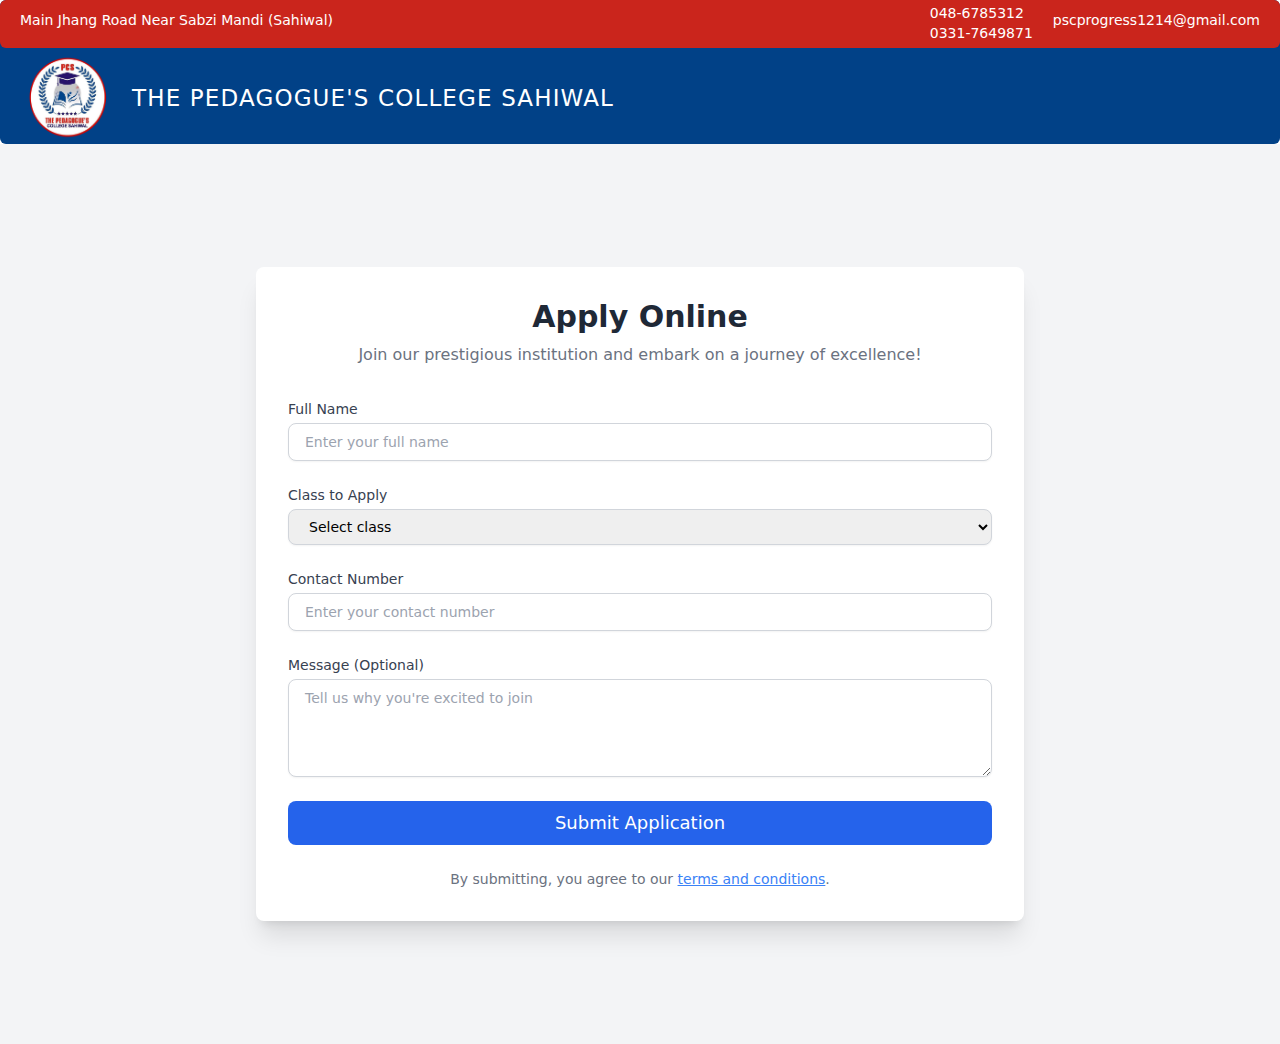
<file: apply.html>
<!DOCTYPE html>
<html lang="en">

<head>
    <meta charset="UTF-8">
    <meta name="viewport" content="width=device-width, initial-scale=1.0">
    <title>Apply</title>
    <link rel="stylesheet" href="output.css">
    <link rel="icon" type="image/png" href="https://i.ibb.co/zf0SpzF/pgs.png" />
</head>

<body>

    <nav class="w-full   h-56 sm:h-36 bg-[#014187] rounded-md">

        <div
            class="w-full min-h-24 bg-[#ca251c] text-white text-2xl  child-nav p-2 sm:flex sm:min-h-3 sm:p-0 sm:items-center sm:justify-between rounded-md">




            <div class="text-white flex ml-3 items-center h-full gap-2 text-sm address mb-2">
                <i class="fa-solid fa-location-dot"></i>
                <p>Main Jhang Road Near Sabzi Mandi (Sahiwal)</p>

            </div>

            <div class="contact-parent sm:flex sm:items-center sm:-translate-x-5">


                <div class="contact-phone flex ml-3 items-center h-full gap-2 mb-2 text-sm ">
                    <i class="fa-solid fa-phone"></i>
                    <div style="transform: translateY(3px);" class="phone">
                        <p>048-6785312</p>
                        <p>0331-7649871</p>
                    </div>

                </div>

                <div class="contact-mail flex ml-3 items-center h-full gap-2 mb-2 text-sm ">
                    <i class="fa-solid fa-envelope"></i>
                    <p>pscprogress1214@gmail.com</p>
                </div>

            </div>

        </div>

        <div class="second-bar flex items-center justify-center sm:relative ">

            <div
                class="logo-name flex items-center justify-center gap-4 text-white mt-1 sm:absolute sm:left-5 sm:top-1   ">

                <div class="logo relative bottom-2 ">
                    <img class="h-[7rem] w-[13rem] sm:h-24 sm:w-24" src="pgs.png" alt="">
                </div>

                <div class="name text-[23px] font-dm-serif tracking-wider mb-3">
                    <p>THE PEDAGOGUE'S COLLEGE SAHIWAL</p>
                </div>



            </div>


           

        </div>


    </nav>

   
    <div class="min-h-screen flex items-center justify-center bg-gray-100 py-10">
        <div class="bg-white shadow-xl rounded-lg w-full max-w-3xl p-8">
            <!-- Header -->
            <div class="text-center">
                <h2 class="text-3xl font-bold text-gray-800">Apply Online</h2>
                <p class="text-gray-500 mt-2">Join our prestigious institution and embark on a journey of excellence!
                </p>
            </div>

            <!-- Form -->
            <form class="mt-8 space-y-6" name="submit-to-google-sheet">
                <!-- Name Input -->
                <div>
                    <label for="name" class="block text-sm font-medium text-gray-700">Full Name</label>
                    <input name="Name" type="text" id="name" placeholder="Enter your full name"
                        class="mt-1 block w-full px-4 py-2 border border-gray-300 rounded-lg shadow-sm focus:ring-blue-500 focus:border-blue-500 sm:text-sm"
                        required>
                </div>

                <!-- Class Selection -->
                <div>
                    <label for="class" class="block text-sm font-medium text-gray-700">Class to Apply</label>
                    <select name="Class" id="class"
                        class="mt-1 block w-full px-4 py-2 border border-gray-300 rounded-lg shadow-sm focus:ring-blue-500 focus:border-blue-500 sm:text-sm"
                        required>
                        <option value="Select Class">Select class</option>
                        <option value="9th">9th</option>
                        <option value="10th">10th</option>
                        <option value="11th">11th</option>
                        <option value="12th">12th</option>

                    </select>
                </div>

                <!-- Contact Number -->
                <div>
                    <label for="contact" class="block text-sm font-medium text-gray-700">Contact Number</label>
                    <input name="Contact" type="tel" id="contact" placeholder="Enter your contact number"
                        class="mt-1 block w-full px-4 py-2 border border-gray-300 rounded-lg shadow-sm focus:ring-blue-500 focus:border-blue-500 sm:text-sm"
                        required>
                </div>

                <!-- Message (Optional) -->
                <div>
                    <label for="message" class="block text-sm font-medium text-gray-700">Message (Optional)</label>
                    <textarea name="Message" id="message" placeholder="Tell us why you're excited to join" rows="4"
                        class="mt-1 block w-full px-4 py-2 border border-gray-300 rounded-lg shadow-sm focus:ring-blue-500 focus:border-blue-500 sm:text-sm"></textarea>
                </div>

                <!-- Submit Button -->
                <div>
                    <button type="submit"
                        class="w-full bg-blue-600 text-white py-2 px-4 rounded-lg font-medium text-lg hover:bg-blue-700 focus:outline-none focus:ring-2 focus:ring-blue-500 focus:ring-offset-2">
                        Submit Application
                    </button>
                </div>
            </form>

            <!-- Footer -->
            <div class="text-center mt-6">
                <p class="text-sm text-gray-500">
                    By submitting, you agree to our <a href="#"
                        class="text-blue-500 underline hover:text-blue-700">terms and conditions</a>.
                </p>
            </div>
        </div>
    </div>

    <script>
        const scriptURL = 'https://script.google.com/macros/s/AKfycbwoZQCIIs6XjXyl5ugjiytl6pb706NceHduGzRBt_iQWW5F-yvLH7U1pcJMTEoD3OnmzA/exec'
        const form = document.forms['submit-to-google-sheet']

        form.addEventListener('submit', e => {
            e.preventDefault()
            fetch(scriptURL, { method: 'POST', body: new FormData(form) })
                .then(response => alert('Success! Your application has been submitted.'))
                .catch(error => alert('Error! Please try again.'))
        })
    </script>
</body>

</html>
</file>
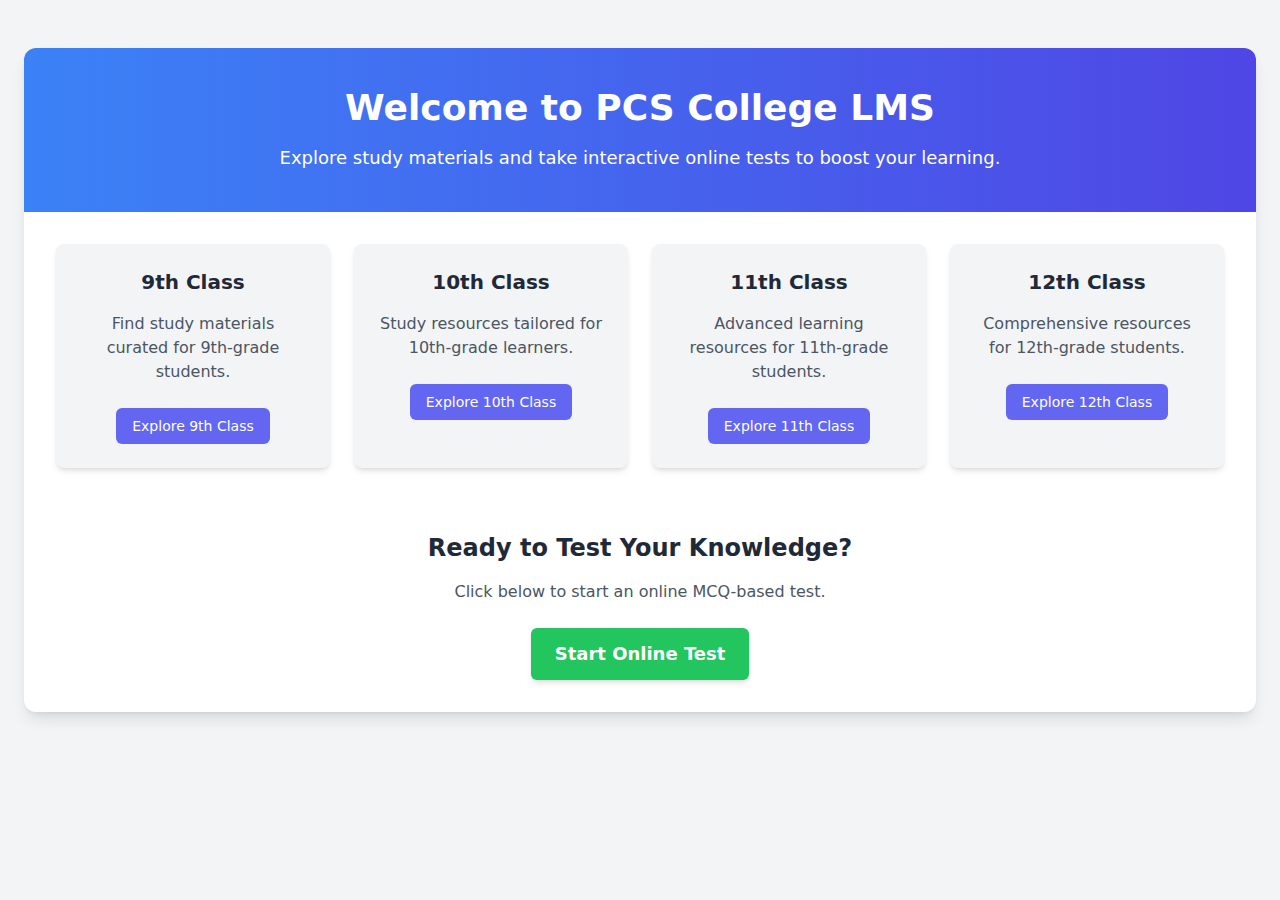
<file: lms.html>
<!DOCTYPE html>
<html lang="en">
<head>
    <meta charset="UTF-8">
    <meta name="viewport" content="width=device-width, initial-scale=1.0">
    <title>LMS</title>
    <link rel="stylesheet" href="output.css">
    <link rel="icon" type="image/png" href="https://i.ibb.co/zf0SpzF/pgs.png" />
</head>
<body>
    <div class="min-h-screen bg-gray-100 py-12 px-6">
        <div class="container mx-auto bg-white rounded-xl shadow-lg overflow-hidden">
          <!-- Header Section -->
          <div class="bg-gradient-to-r from-blue-500 to-indigo-600 text-white text-center py-10 px-6">
            <h1 class="text-4xl font-bold">Welcome to PCS College LMS</h1>
            <p class="mt-4 text-lg">
              Explore study materials and take interactive online tests to boost your learning.
            </p>
          </div>
      
          <!-- Classes Section -->
          <div class="p-8 grid grid-cols-1 sm:grid-cols-2 md:grid-cols-4 gap-6">
            <!-- Class Cards -->
            <div class="bg-gray-100 rounded-lg shadow-md p-6 text-center">
              <h2 class="text-xl font-semibold text-gray-800 mb-4">9th Class</h2>
              <p class="text-gray-600 mb-6">Find study materials curated for 9th-grade students.</p>
              <button
                class="py-2 px-4 bg-indigo-500 text-white text-sm font-medium rounded-md hover:bg-indigo-600 transition duration-300"
                
              >
                Explore 9th Class
              </button>
            </div>
            <div class="bg-gray-100 rounded-lg shadow-md p-6 text-center">
              <h2 class="text-xl font-semibold text-gray-800 mb-4">10th Class</h2>
              <p class="text-gray-600 mb-6">Study resources tailored for 10th-grade learners.</p>
              <button
                class="py-2 px-4 bg-indigo-500 text-white text-sm font-medium rounded-md hover:bg-indigo-600 transition duration-300"
                
              >
                Explore 10th Class
              </button>
            </div>
            <div class="bg-gray-100 rounded-lg shadow-md p-6 text-center">
              <h2 class="text-xl font-semibold text-gray-800 mb-4">11th Class</h2>
              <p class="text-gray-600 mb-6">Advanced learning resources for 11th-grade students.</p>
              <button
                class="py-2 px-4 bg-indigo-500 text-white text-sm font-medium rounded-md hover:bg-indigo-600 transition duration-300"
               
              >
                Explore 11th Class
              </button>
            </div>
            <div class="bg-gray-100 rounded-lg shadow-md p-6 text-center">
              <h2 class="text-xl font-semibold text-gray-800 mb-4">12th Class</h2>
              <p class="text-gray-600 mb-6">Comprehensive resources for 12th-grade students.</p>
              <button
                class="py-2 px-4 bg-indigo-500 text-white text-sm font-medium rounded-md hover:bg-indigo-600 transition duration-300"
                
              >
                Explore 12th Class
              </button>
            </div>
          </div>
      
          <!-- Online Test Section -->
          <div class="p-8 text-center">
            <h2 class="text-2xl font-bold text-gray-800 mb-4">Ready to Test Your Knowledge?</h2>
            <p class="text-gray-600 mb-6">Click below to start an online MCQ-based test.</p>
            <a href="https://htrdd50.github.io/PCS-Online-Quiz/" class="inline-block">
              <button
                class="py-3 px-6 bg-green-500 text-white text-lg font-semibold rounded-md shadow-md hover:bg-green-600 transition duration-300"
              >
                Start Online Test
              </button>
            </a>
            
          </div>
        </div>
      </div>
      
     
      
</body>
</html>
</file>
<file: output.css>
*, ::before, ::after {
  --tw-border-spacing-x: 0;
  --tw-border-spacing-y: 0;
  --tw-translate-x: 0;
  --tw-translate-y: 0;
  --tw-rotate: 0;
  --tw-skew-x: 0;
  --tw-skew-y: 0;
  --tw-scale-x: 1;
  --tw-scale-y: 1;
  --tw-pan-x:  ;
  --tw-pan-y:  ;
  --tw-pinch-zoom:  ;
  --tw-scroll-snap-strictness: proximity;
  --tw-gradient-from-position:  ;
  --tw-gradient-via-position:  ;
  --tw-gradient-to-position:  ;
  --tw-ordinal:  ;
  --tw-slashed-zero:  ;
  --tw-numeric-figure:  ;
  --tw-numeric-spacing:  ;
  --tw-numeric-fraction:  ;
  --tw-ring-inset:  ;
  --tw-ring-offset-width: 0px;
  --tw-ring-offset-color: #fff;
  --tw-ring-color: rgb(59 130 246 / 0.5);
  --tw-ring-offset-shadow: 0 0 #0000;
  --tw-ring-shadow: 0 0 #0000;
  --tw-shadow: 0 0 #0000;
  --tw-shadow-colored: 0 0 #0000;
  --tw-blur:  ;
  --tw-brightness:  ;
  --tw-contrast:  ;
  --tw-grayscale:  ;
  --tw-hue-rotate:  ;
  --tw-invert:  ;
  --tw-saturate:  ;
  --tw-sepia:  ;
  --tw-drop-shadow:  ;
  --tw-backdrop-blur:  ;
  --tw-backdrop-brightness:  ;
  --tw-backdrop-contrast:  ;
  --tw-backdrop-grayscale:  ;
  --tw-backdrop-hue-rotate:  ;
  --tw-backdrop-invert:  ;
  --tw-backdrop-opacity:  ;
  --tw-backdrop-saturate:  ;
  --tw-backdrop-sepia:  ;
  --tw-contain-size:  ;
  --tw-contain-layout:  ;
  --tw-contain-paint:  ;
  --tw-contain-style:  ;
}

::backdrop {
  --tw-border-spacing-x: 0;
  --tw-border-spacing-y: 0;
  --tw-translate-x: 0;
  --tw-translate-y: 0;
  --tw-rotate: 0;
  --tw-skew-x: 0;
  --tw-skew-y: 0;
  --tw-scale-x: 1;
  --tw-scale-y: 1;
  --tw-pan-x:  ;
  --tw-pan-y:  ;
  --tw-pinch-zoom:  ;
  --tw-scroll-snap-strictness: proximity;
  --tw-gradient-from-position:  ;
  --tw-gradient-via-position:  ;
  --tw-gradient-to-position:  ;
  --tw-ordinal:  ;
  --tw-slashed-zero:  ;
  --tw-numeric-figure:  ;
  --tw-numeric-spacing:  ;
  --tw-numeric-fraction:  ;
  --tw-ring-inset:  ;
  --tw-ring-offset-width: 0px;
  --tw-ring-offset-color: #fff;
  --tw-ring-color: rgb(59 130 246 / 0.5);
  --tw-ring-offset-shadow: 0 0 #0000;
  --tw-ring-shadow: 0 0 #0000;
  --tw-shadow: 0 0 #0000;
  --tw-shadow-colored: 0 0 #0000;
  --tw-blur:  ;
  --tw-brightness:  ;
  --tw-contrast:  ;
  --tw-grayscale:  ;
  --tw-hue-rotate:  ;
  --tw-invert:  ;
  --tw-saturate:  ;
  --tw-sepia:  ;
  --tw-drop-shadow:  ;
  --tw-backdrop-blur:  ;
  --tw-backdrop-brightness:  ;
  --tw-backdrop-contrast:  ;
  --tw-backdrop-grayscale:  ;
  --tw-backdrop-hue-rotate:  ;
  --tw-backdrop-invert:  ;
  --tw-backdrop-opacity:  ;
  --tw-backdrop-saturate:  ;
  --tw-backdrop-sepia:  ;
  --tw-contain-size:  ;
  --tw-contain-layout:  ;
  --tw-contain-paint:  ;
  --tw-contain-style:  ;
}

/*
! tailwindcss v3.4.15 | MIT License | https://tailwindcss.com
*/

/*
1. Prevent padding and border from affecting element width. (https://github.com/mozdevs/cssremedy/issues/4)
2. Allow adding a border to an element by just adding a border-width. (https://github.com/tailwindcss/tailwindcss/pull/116)
*/

*,
::before,
::after {
  box-sizing: border-box;
  /* 1 */
  border-width: 0;
  /* 2 */
  border-style: solid;
  /* 2 */
  border-color: #e5e7eb;
  /* 2 */
}

::before,
::after {
  --tw-content: '';
}

/*
1. Use a consistent sensible line-height in all browsers.
2. Prevent adjustments of font size after orientation changes in iOS.
3. Use a more readable tab size.
4. Use the user's configured `sans` font-family by default.
5. Use the user's configured `sans` font-feature-settings by default.
6. Use the user's configured `sans` font-variation-settings by default.
7. Disable tap highlights on iOS
*/

html,
:host {
  line-height: 1.5;
  /* 1 */
  -webkit-text-size-adjust: 100%;
  /* 2 */
  -moz-tab-size: 4;
  /* 3 */
  -o-tab-size: 4;
     tab-size: 4;
  /* 3 */
  font-family: ui-sans-serif, system-ui, sans-serif, "Apple Color Emoji", "Segoe UI Emoji", "Segoe UI Symbol", "Noto Color Emoji";
  /* 4 */
  font-feature-settings: normal;
  /* 5 */
  font-variation-settings: normal;
  /* 6 */
  -webkit-tap-highlight-color: transparent;
  /* 7 */
}

/*
1. Remove the margin in all browsers.
2. Inherit line-height from `html` so users can set them as a class directly on the `html` element.
*/

body {
  margin: 0;
  /* 1 */
  line-height: inherit;
  /* 2 */
}

/*
1. Add the correct height in Firefox.
2. Correct the inheritance of border color in Firefox. (https://bugzilla.mozilla.org/show_bug.cgi?id=190655)
3. Ensure horizontal rules are visible by default.
*/

hr {
  height: 0;
  /* 1 */
  color: inherit;
  /* 2 */
  border-top-width: 1px;
  /* 3 */
}

/*
Add the correct text decoration in Chrome, Edge, and Safari.
*/

abbr:where([title]) {
  -webkit-text-decoration: underline dotted;
          text-decoration: underline dotted;
}

/*
Remove the default font size and weight for headings.
*/

h1,
h2,
h3,
h4,
h5,
h6 {
  font-size: inherit;
  font-weight: inherit;
}

/*
Reset links to optimize for opt-in styling instead of opt-out.
*/

a {
  color: inherit;
  text-decoration: inherit;
}

/*
Add the correct font weight in Edge and Safari.
*/

b,
strong {
  font-weight: bolder;
}

/*
1. Use the user's configured `mono` font-family by default.
2. Use the user's configured `mono` font-feature-settings by default.
3. Use the user's configured `mono` font-variation-settings by default.
4. Correct the odd `em` font sizing in all browsers.
*/

code,
kbd,
samp,
pre {
  font-family: ui-monospace, SFMono-Regular, Menlo, Monaco, Consolas, "Liberation Mono", "Courier New", monospace;
  /* 1 */
  font-feature-settings: normal;
  /* 2 */
  font-variation-settings: normal;
  /* 3 */
  font-size: 1em;
  /* 4 */
}

/*
Add the correct font size in all browsers.
*/

small {
  font-size: 80%;
}

/*
Prevent `sub` and `sup` elements from affecting the line height in all browsers.
*/

sub,
sup {
  font-size: 75%;
  line-height: 0;
  position: relative;
  vertical-align: baseline;
}

sub {
  bottom: -0.25em;
}

sup {
  top: -0.5em;
}

/*
1. Remove text indentation from table contents in Chrome and Safari. (https://bugs.chromium.org/p/chromium/issues/detail?id=999088, https://bugs.webkit.org/show_bug.cgi?id=201297)
2. Correct table border color inheritance in all Chrome and Safari. (https://bugs.chromium.org/p/chromium/issues/detail?id=935729, https://bugs.webkit.org/show_bug.cgi?id=195016)
3. Remove gaps between table borders by default.
*/

table {
  text-indent: 0;
  /* 1 */
  border-color: inherit;
  /* 2 */
  border-collapse: collapse;
  /* 3 */
}

/*
1. Change the font styles in all browsers.
2. Remove the margin in Firefox and Safari.
3. Remove default padding in all browsers.
*/

button,
input,
optgroup,
select,
textarea {
  font-family: inherit;
  /* 1 */
  font-feature-settings: inherit;
  /* 1 */
  font-variation-settings: inherit;
  /* 1 */
  font-size: 100%;
  /* 1 */
  font-weight: inherit;
  /* 1 */
  line-height: inherit;
  /* 1 */
  letter-spacing: inherit;
  /* 1 */
  color: inherit;
  /* 1 */
  margin: 0;
  /* 2 */
  padding: 0;
  /* 3 */
}

/*
Remove the inheritance of text transform in Edge and Firefox.
*/

button,
select {
  text-transform: none;
}

/*
1. Correct the inability to style clickable types in iOS and Safari.
2. Remove default button styles.
*/

button,
input:where([type='button']),
input:where([type='reset']),
input:where([type='submit']) {
  -webkit-appearance: button;
  /* 1 */
  background-color: transparent;
  /* 2 */
  background-image: none;
  /* 2 */
}

/*
Use the modern Firefox focus style for all focusable elements.
*/

:-moz-focusring {
  outline: auto;
}

/*
Remove the additional `:invalid` styles in Firefox. (https://github.com/mozilla/gecko-dev/blob/2f9eacd9d3d995c937b4251a5557d95d494c9be1/layout/style/res/forms.css#L728-L737)
*/

:-moz-ui-invalid {
  box-shadow: none;
}

/*
Add the correct vertical alignment in Chrome and Firefox.
*/

progress {
  vertical-align: baseline;
}

/*
Correct the cursor style of increment and decrement buttons in Safari.
*/

::-webkit-inner-spin-button,
::-webkit-outer-spin-button {
  height: auto;
}

/*
1. Correct the odd appearance in Chrome and Safari.
2. Correct the outline style in Safari.
*/

[type='search'] {
  -webkit-appearance: textfield;
  /* 1 */
  outline-offset: -2px;
  /* 2 */
}

/*
Remove the inner padding in Chrome and Safari on macOS.
*/

::-webkit-search-decoration {
  -webkit-appearance: none;
}

/*
1. Correct the inability to style clickable types in iOS and Safari.
2. Change font properties to `inherit` in Safari.
*/

::-webkit-file-upload-button {
  -webkit-appearance: button;
  /* 1 */
  font: inherit;
  /* 2 */
}

/*
Add the correct display in Chrome and Safari.
*/

summary {
  display: list-item;
}

/*
Removes the default spacing and border for appropriate elements.
*/

blockquote,
dl,
dd,
h1,
h2,
h3,
h4,
h5,
h6,
hr,
figure,
p,
pre {
  margin: 0;
}

fieldset {
  margin: 0;
  padding: 0;
}

legend {
  padding: 0;
}

ol,
ul,
menu {
  list-style: none;
  margin: 0;
  padding: 0;
}

/*
Reset default styling for dialogs.
*/

dialog {
  padding: 0;
}

/*
Prevent resizing textareas horizontally by default.
*/

textarea {
  resize: vertical;
}

/*
1. Reset the default placeholder opacity in Firefox. (https://github.com/tailwindlabs/tailwindcss/issues/3300)
2. Set the default placeholder color to the user's configured gray 400 color.
*/

input::-moz-placeholder, textarea::-moz-placeholder {
  opacity: 1;
  /* 1 */
  color: #9ca3af;
  /* 2 */
}

input::placeholder,
textarea::placeholder {
  opacity: 1;
  /* 1 */
  color: #9ca3af;
  /* 2 */
}

/*
Set the default cursor for buttons.
*/

button,
[role="button"] {
  cursor: pointer;
}

/*
Make sure disabled buttons don't get the pointer cursor.
*/

:disabled {
  cursor: default;
}

/*
1. Make replaced elements `display: block` by default. (https://github.com/mozdevs/cssremedy/issues/14)
2. Add `vertical-align: middle` to align replaced elements more sensibly by default. (https://github.com/jensimmons/cssremedy/issues/14#issuecomment-634934210)
   This can trigger a poorly considered lint error in some tools but is included by design.
*/

img,
svg,
video,
canvas,
audio,
iframe,
embed,
object {
  display: block;
  /* 1 */
  vertical-align: middle;
  /* 2 */
}

/*
Constrain images and videos to the parent width and preserve their intrinsic aspect ratio. (https://github.com/mozdevs/cssremedy/issues/14)
*/

img,
video {
  max-width: 100%;
  height: auto;
}

/* Make elements with the HTML hidden attribute stay hidden by default */

[hidden]:where(:not([hidden="until-found"])) {
  display: none;
}

.container {
  width: 100%;
}

@media (min-width: 640px) {
  .container {
    max-width: 640px;
  }
}

@media (min-width: 768px) {
  .container {
    max-width: 768px;
  }
}

@media (min-width: 1024px) {
  .container {
    max-width: 1024px;
  }
}

@media (min-width: 1280px) {
  .container {
    max-width: 1280px;
  }
}

@media (min-width: 1536px) {
  .container {
    max-width: 1536px;
  }
}

.pointer-events-none {
  pointer-events: none;
}

.static {
  position: static;
}

.fixed {
  position: fixed;
}

.absolute {
  position: absolute;
}

.relative {
  position: relative;
}

.inset-0 {
  inset: 0px;
}

.bottom-2 {
  bottom: 0.5rem;
}

.m-auto {
  margin: auto;
}

.mx-auto {
  margin-left: auto;
  margin-right: auto;
}

.my-6 {
  margin-top: 1.5rem;
  margin-bottom: 1.5rem;
}

.mb-14 {
  margin-bottom: 3.5rem;
}

.mb-2 {
  margin-bottom: 0.5rem;
}

.mb-3 {
  margin-bottom: 0.75rem;
}

.mb-4 {
  margin-bottom: 1rem;
}

.mb-6 {
  margin-bottom: 1.5rem;
}

.mb-9 {
  margin-bottom: 2.25rem;
}

.ml-3 {
  margin-left: 0.75rem;
}

.mt-1 {
  margin-top: 0.25rem;
}

.mt-10 {
  margin-top: 2.5rem;
}

.mt-2 {
  margin-top: 0.5rem;
}

.mt-3 {
  margin-top: 0.75rem;
}

.mt-4 {
  margin-top: 1rem;
}

.mt-6 {
  margin-top: 1.5rem;
}

.mt-8 {
  margin-top: 2rem;
}

.block {
  display: block;
}

.inline-block {
  display: inline-block;
}

.flex {
  display: flex;
}

.grid {
  display: grid;
}

.hidden {
  display: none;
}

.h-32 {
  height: 8rem;
}

.h-5 {
  height: 1.25rem;
}

.h-56 {
  height: 14rem;
}

.h-9 {
  height: 2.25rem;
}

.h-96 {
  height: 24rem;
}

.h-\[7rem\] {
  height: 7rem;
}

.h-auto {
  height: auto;
}

.h-full {
  height: 100%;
}

.min-h-24 {
  min-height: 6rem;
}

.min-h-screen {
  min-height: 100vh;
}

.w-32 {
  width: 8rem;
}

.w-5 {
  width: 1.25rem;
}

.w-\[100\] {
  width: 100;
}

.w-\[13rem\] {
  width: 13rem;
}

.w-full {
  width: 100%;
}

.max-w-2xl {
  max-width: 42rem;
}

.max-w-3xl {
  max-width: 48rem;
}

.max-w-7xl {
  max-width: 80rem;
}

.max-w-screen-xl {
  max-width: 1280px;
}

.max-w-md {
  max-width: 28rem;
}

.grow {
  flex-grow: 1;
}

.transform {
  transform: translate(var(--tw-translate-x), var(--tw-translate-y)) rotate(var(--tw-rotate)) skewX(var(--tw-skew-x)) skewY(var(--tw-skew-y)) scaleX(var(--tw-scale-x)) scaleY(var(--tw-scale-y));
}

.cursor-pointer {
  cursor: pointer;
}

.grid-cols-1 {
  grid-template-columns: repeat(1, minmax(0, 1fr));
}

.grid-cols-2 {
  grid-template-columns: repeat(2, minmax(0, 1fr));
}

.flex-col {
  flex-direction: column;
}

.flex-wrap {
  flex-wrap: wrap;
}

.items-center {
  align-items: center;
}

.justify-center {
  justify-content: center;
}

.gap-12 {
  gap: 3rem;
}

.gap-16 {
  gap: 4rem;
}

.gap-2 {
  gap: 0.5rem;
}

.gap-3 {
  gap: 0.75rem;
}

.gap-4 {
  gap: 1rem;
}

.gap-6 {
  gap: 1.5rem;
}

.gap-8 {
  gap: 2rem;
}

.gap-y-8 {
  row-gap: 2rem;
}

.space-y-6 > :not([hidden]) ~ :not([hidden]) {
  --tw-space-y-reverse: 0;
  margin-top: calc(1.5rem * calc(1 - var(--tw-space-y-reverse)));
  margin-bottom: calc(1.5rem * var(--tw-space-y-reverse));
}

.overflow-hidden {
  overflow: hidden;
}

.rounded-2xl {
  border-radius: 1rem;
}

.rounded-full {
  border-radius: 9999px;
}

.rounded-lg {
  border-radius: 0.5rem;
}

.rounded-md {
  border-radius: 0.375rem;
}

.rounded-xl {
  border-radius: 0.75rem;
}

.border {
  border-width: 1px;
}

.border-4 {
  border-width: 4px;
}

.border-gray-300 {
  --tw-border-opacity: 1;
  border-color: rgb(209 213 219 / var(--tw-border-opacity, 1));
}

.bg-\[\#003049\] {
  --tw-bg-opacity: 1;
  background-color: rgb(0 48 73 / var(--tw-bg-opacity, 1));
}

.bg-\[\#014187\] {
  --tw-bg-opacity: 1;
  background-color: rgb(1 65 135 / var(--tw-bg-opacity, 1));
}

.bg-\[\#ca251c\] {
  --tw-bg-opacity: 1;
  background-color: rgb(202 37 28 / var(--tw-bg-opacity, 1));
}

.bg-blue-100\/80 {
  background-color: rgb(219 234 254 / 0.8);
}

.bg-blue-600 {
  --tw-bg-opacity: 1;
  background-color: rgb(37 99 235 / var(--tw-bg-opacity, 1));
}

.bg-gray-100 {
  --tw-bg-opacity: 1;
  background-color: rgb(243 244 246 / var(--tw-bg-opacity, 1));
}

.bg-green-500 {
  --tw-bg-opacity: 1;
  background-color: rgb(34 197 94 / var(--tw-bg-opacity, 1));
}

.bg-indigo-500 {
  --tw-bg-opacity: 1;
  background-color: rgb(99 102 241 / var(--tw-bg-opacity, 1));
}

.bg-slate-700 {
  --tw-bg-opacity: 1;
  background-color: rgb(51 65 85 / var(--tw-bg-opacity, 1));
}

.bg-white {
  --tw-bg-opacity: 1;
  background-color: rgb(255 255 255 / var(--tw-bg-opacity, 1));
}

.bg-gray-900 {
  --tw-bg-opacity: 1;
  background-color: rgb(17 24 39 / var(--tw-bg-opacity, 1));
}

.bg-gradient-to-r {
  background-image: linear-gradient(to right, var(--tw-gradient-stops));
}

.bg-gradient-to-t {
  background-image: linear-gradient(to top, var(--tw-gradient-stops));
}

.from-blue-500 {
  --tw-gradient-from: #3b82f6 var(--tw-gradient-from-position);
  --tw-gradient-to: rgb(59 130 246 / 0) var(--tw-gradient-to-position);
  --tw-gradient-stops: var(--tw-gradient-from), var(--tw-gradient-to);
}

.from-black\/30 {
  --tw-gradient-from: rgb(0 0 0 / 0.3) var(--tw-gradient-from-position);
  --tw-gradient-to: rgb(0 0 0 / 0) var(--tw-gradient-to-position);
  --tw-gradient-stops: var(--tw-gradient-from), var(--tw-gradient-to);
}

.to-indigo-600 {
  --tw-gradient-to: #4f46e5 var(--tw-gradient-to-position);
}

.to-transparent {
  --tw-gradient-to: transparent var(--tw-gradient-to-position);
}

.object-cover {
  -o-object-fit: cover;
     object-fit: cover;
}

.p-2 {
  padding: 0.5rem;
}

.p-3 {
  padding: 0.75rem;
}

.p-5 {
  padding: 1.25rem;
}

.p-6 {
  padding: 1.5rem;
}

.p-8 {
  padding: 2rem;
}

.px-4 {
  padding-left: 1rem;
  padding-right: 1rem;
}

.px-5 {
  padding-left: 1.25rem;
  padding-right: 1.25rem;
}

.px-6 {
  padding-left: 1.5rem;
  padding-right: 1.5rem;
}

.px-8 {
  padding-left: 2rem;
  padding-right: 2rem;
}

.py-10 {
  padding-top: 2.5rem;
  padding-bottom: 2.5rem;
}

.py-12 {
  padding-top: 3rem;
  padding-bottom: 3rem;
}

.py-16 {
  padding-top: 4rem;
  padding-bottom: 4rem;
}

.py-2 {
  padding-top: 0.5rem;
  padding-bottom: 0.5rem;
}

.py-24 {
  padding-top: 6rem;
  padding-bottom: 6rem;
}

.py-3 {
  padding-top: 0.75rem;
  padding-bottom: 0.75rem;
}

.py-8 {
  padding-top: 2rem;
  padding-bottom: 2rem;
}

.py-6 {
  padding-top: 1.5rem;
  padding-bottom: 1.5rem;
}

.pb-1 {
  padding-bottom: 0.25rem;
}

.text-left {
  text-align: left;
}

.text-center {
  text-align: center;
}

.text-2xl {
  font-size: 1.5rem;
  line-height: 2rem;
}

.text-3xl {
  font-size: 1.875rem;
  line-height: 2.25rem;
}

.text-4xl {
  font-size: 2.25rem;
  line-height: 2.5rem;
}

.text-\[23px\] {
  font-size: 23px;
}

.text-base {
  font-size: 1rem;
  line-height: 1.5rem;
}

.text-lg {
  font-size: 1.125rem;
  line-height: 1.75rem;
}

.text-sm {
  font-size: 0.875rem;
  line-height: 1.25rem;
}

.text-xl {
  font-size: 1.25rem;
  line-height: 1.75rem;
}

.text-xs {
  font-size: 0.75rem;
  line-height: 1rem;
}

.font-bold {
  font-weight: 700;
}

.font-extrabold {
  font-weight: 800;
}

.font-light {
  font-weight: 300;
}

.font-medium {
  font-weight: 500;
}

.font-semibold {
  font-weight: 600;
}

.uppercase {
  text-transform: uppercase;
}

.capitalize {
  text-transform: capitalize;
}

.leading-8 {
  line-height: 2rem;
}

.tracking-tight {
  letter-spacing: -0.025em;
}

.tracking-wider {
  letter-spacing: 0.05em;
}

.text-\[\#014187\] {
  --tw-text-opacity: 1;
  color: rgb(1 65 135 / var(--tw-text-opacity, 1));
}

.text-blue-500 {
  --tw-text-opacity: 1;
  color: rgb(59 130 246 / var(--tw-text-opacity, 1));
}

.text-gray-500 {
  --tw-text-opacity: 1;
  color: rgb(107 114 128 / var(--tw-text-opacity, 1));
}

.text-gray-600 {
  --tw-text-opacity: 1;
  color: rgb(75 85 99 / var(--tw-text-opacity, 1));
}

.text-gray-700 {
  --tw-text-opacity: 1;
  color: rgb(55 65 81 / var(--tw-text-opacity, 1));
}

.text-gray-800 {
  --tw-text-opacity: 1;
  color: rgb(31 41 55 / var(--tw-text-opacity, 1));
}

.text-gray-900 {
  --tw-text-opacity: 1;
  color: rgb(17 24 39 / var(--tw-text-opacity, 1));
}

.text-white {
  --tw-text-opacity: 1;
  color: rgb(255 255 255 / var(--tw-text-opacity, 1));
}

.text-blue-400 {
  --tw-text-opacity: 1;
  color: rgb(96 165 250 / var(--tw-text-opacity, 1));
}

.text-gray-400 {
  --tw-text-opacity: 1;
  color: rgb(156 163 175 / var(--tw-text-opacity, 1));
}

.underline {
  text-decoration-line: underline;
}

.shadow-lg {
  --tw-shadow: 0 10px 15px -3px rgb(0 0 0 / 0.1), 0 4px 6px -4px rgb(0 0 0 / 0.1);
  --tw-shadow-colored: 0 10px 15px -3px var(--tw-shadow-color), 0 4px 6px -4px var(--tw-shadow-color);
  box-shadow: var(--tw-ring-offset-shadow, 0 0 #0000), var(--tw-ring-shadow, 0 0 #0000), var(--tw-shadow);
}

.shadow-md {
  --tw-shadow: 0 4px 6px -1px rgb(0 0 0 / 0.1), 0 2px 4px -2px rgb(0 0 0 / 0.1);
  --tw-shadow-colored: 0 4px 6px -1px var(--tw-shadow-color), 0 2px 4px -2px var(--tw-shadow-color);
  box-shadow: var(--tw-ring-offset-shadow, 0 0 #0000), var(--tw-ring-shadow, 0 0 #0000), var(--tw-shadow);
}

.shadow-sm {
  --tw-shadow: 0 1px 2px 0 rgb(0 0 0 / 0.05);
  --tw-shadow-colored: 0 1px 2px 0 var(--tw-shadow-color);
  box-shadow: var(--tw-ring-offset-shadow, 0 0 #0000), var(--tw-ring-shadow, 0 0 #0000), var(--tw-shadow);
}

.shadow-xl {
  --tw-shadow: 0 20px 25px -5px rgb(0 0 0 / 0.1), 0 8px 10px -6px rgb(0 0 0 / 0.1);
  --tw-shadow-colored: 0 20px 25px -5px var(--tw-shadow-color), 0 8px 10px -6px var(--tw-shadow-color);
  box-shadow: var(--tw-ring-offset-shadow, 0 0 #0000), var(--tw-ring-shadow, 0 0 #0000), var(--tw-shadow);
}

.ring-4 {
  --tw-ring-offset-shadow: var(--tw-ring-inset) 0 0 0 var(--tw-ring-offset-width) var(--tw-ring-offset-color);
  --tw-ring-shadow: var(--tw-ring-inset) 0 0 0 calc(4px + var(--tw-ring-offset-width)) var(--tw-ring-color);
  box-shadow: var(--tw-ring-offset-shadow), var(--tw-ring-shadow), var(--tw-shadow, 0 0 #0000);
}

.ring-gray-300 {
  --tw-ring-opacity: 1;
  --tw-ring-color: rgb(209 213 219 / var(--tw-ring-opacity, 1));
}

.transition {
  transition-property: color, background-color, border-color, text-decoration-color, fill, stroke, opacity, box-shadow, transform, filter, -webkit-backdrop-filter;
  transition-property: color, background-color, border-color, text-decoration-color, fill, stroke, opacity, box-shadow, transform, filter, backdrop-filter;
  transition-property: color, background-color, border-color, text-decoration-color, fill, stroke, opacity, box-shadow, transform, filter, backdrop-filter, -webkit-backdrop-filter;
  transition-timing-function: cubic-bezier(0.4, 0, 0.2, 1);
  transition-duration: 150ms;
}

.transition-all {
  transition-property: all;
  transition-timing-function: cubic-bezier(0.4, 0, 0.2, 1);
  transition-duration: 150ms;
}

.transition-colors {
  transition-property: color, background-color, border-color, text-decoration-color, fill, stroke;
  transition-timing-function: cubic-bezier(0.4, 0, 0.2, 1);
  transition-duration: 150ms;
}

.transition-transform {
  transition-property: transform;
  transition-timing-function: cubic-bezier(0.4, 0, 0.2, 1);
  transition-duration: 150ms;
}

.delay-200 {
  transition-delay: 200ms;
}

.duration-300 {
  transition-duration: 300ms;
}

.duration-500 {
  transition-duration: 500ms;
}

.ease-in-out {
  transition-timing-function: cubic-bezier(0.4, 0, 0.2, 1);
}

.hover\:scale-105:hover {
  --tw-scale-x: 1.05;
  --tw-scale-y: 1.05;
  transform: translate(var(--tw-translate-x), var(--tw-translate-y)) rotate(var(--tw-rotate)) skewX(var(--tw-skew-x)) skewY(var(--tw-skew-y)) scaleX(var(--tw-scale-x)) scaleY(var(--tw-scale-y));
}

.hover\:border-b-4:hover {
  border-bottom-width: 4px;
}

.hover\:border-indigo-600:hover {
  --tw-border-opacity: 1;
  border-color: rgb(79 70 229 / var(--tw-border-opacity, 1));
}

.hover\:border-red-500:hover {
  --tw-border-opacity: 1;
  border-color: rgb(239 68 68 / var(--tw-border-opacity, 1));
}

.hover\:border-transparent:hover {
  border-color: transparent;
}

.hover\:bg-blue-500:hover {
  --tw-bg-opacity: 1;
  background-color: rgb(59 130 246 / var(--tw-bg-opacity, 1));
}

.hover\:bg-blue-600:hover {
  --tw-bg-opacity: 1;
  background-color: rgb(37 99 235 / var(--tw-bg-opacity, 1));
}

.hover\:bg-blue-700:hover {
  --tw-bg-opacity: 1;
  background-color: rgb(29 78 216 / var(--tw-bg-opacity, 1));
}

.hover\:bg-green-600:hover {
  --tw-bg-opacity: 1;
  background-color: rgb(22 163 74 / var(--tw-bg-opacity, 1));
}

.hover\:bg-indigo-600:hover {
  --tw-bg-opacity: 1;
  background-color: rgb(79 70 229 / var(--tw-bg-opacity, 1));
}

.hover\:text-blue-700:hover {
  --tw-text-opacity: 1;
  color: rgb(29 78 216 / var(--tw-text-opacity, 1));
}

.hover\:text-blue-500:hover {
  --tw-text-opacity: 1;
  color: rgb(59 130 246 / var(--tw-text-opacity, 1));
}

.focus\:border-blue-500:focus {
  --tw-border-opacity: 1;
  border-color: rgb(59 130 246 / var(--tw-border-opacity, 1));
}

.focus\:bg-blue-500:focus {
  --tw-bg-opacity: 1;
  background-color: rgb(59 130 246 / var(--tw-bg-opacity, 1));
}

.focus\:outline-none:focus {
  outline: 2px solid transparent;
  outline-offset: 2px;
}

.focus\:ring-2:focus {
  --tw-ring-offset-shadow: var(--tw-ring-inset) 0 0 0 var(--tw-ring-offset-width) var(--tw-ring-offset-color);
  --tw-ring-shadow: var(--tw-ring-inset) 0 0 0 calc(2px + var(--tw-ring-offset-width)) var(--tw-ring-color);
  box-shadow: var(--tw-ring-offset-shadow), var(--tw-ring-shadow), var(--tw-shadow, 0 0 #0000);
}

.focus\:ring-blue-500:focus {
  --tw-ring-opacity: 1;
  --tw-ring-color: rgb(59 130 246 / var(--tw-ring-opacity, 1));
}

.focus\:ring-offset-2:focus {
  --tw-ring-offset-width: 2px;
}

.group:hover .group-hover\:text-gray-300 {
  --tw-text-opacity: 1;
  color: rgb(209 213 219 / var(--tw-text-opacity, 1));
}

.group:hover .group-hover\:text-white {
  --tw-text-opacity: 1;
  color: rgb(255 255 255 / var(--tw-text-opacity, 1));
}

@media not all and (min-width: 1024px) {
  .max-lg\:max-w-xl {
    max-width: 36rem;
  }
}

@media (min-width: 640px) {
  .sm\:absolute {
    position: absolute;
  }

  .sm\:relative {
    position: relative;
  }

  .sm\:left-5 {
    left: 1.25rem;
  }

  .sm\:right-12 {
    right: 3rem;
  }

  .sm\:top-1 {
    top: 0.25rem;
  }

  .sm\:top-10 {
    top: 2.5rem;
  }

  .sm\:flex {
    display: flex;
  }

  .sm\:hidden {
    display: none;
  }

  .sm\:h-24 {
    height: 6rem;
  }

  .sm\:h-36 {
    height: 9rem;
  }

  .sm\:min-h-3 {
    min-height: 0.75rem;
  }

  .sm\:w-24 {
    width: 6rem;
  }

  .sm\:-translate-x-5 {
    --tw-translate-x: -1.25rem;
    transform: translate(var(--tw-translate-x), var(--tw-translate-y)) rotate(var(--tw-rotate)) skewX(var(--tw-skew-x)) skewY(var(--tw-skew-y)) scaleX(var(--tw-scale-x)) scaleY(var(--tw-scale-y));
  }

  .sm\:grid-cols-2 {
    grid-template-columns: repeat(2, minmax(0, 1fr));
  }

  .sm\:items-center {
    align-items: center;
  }

  .sm\:justify-between {
    justify-content: space-between;
  }

  .sm\:gap-5 {
    gap: 1.25rem;
  }

  .sm\:bg-black {
    --tw-bg-opacity: 1;
    background-color: rgb(0 0 0 / var(--tw-bg-opacity, 1));
  }

  .sm\:p-0 {
    padding: 0px;
  }

  .sm\:px-6 {
    padding-left: 1.5rem;
    padding-right: 1.5rem;
  }

  .sm\:text-lg {
    font-size: 1.125rem;
    line-height: 1.75rem;
  }

  .sm\:text-sm {
    font-size: 0.875rem;
    line-height: 1.25rem;
  }

  .sm\:text-base {
    font-size: 1rem;
    line-height: 1.5rem;
  }

  .sm\:text-white {
    --tw-text-opacity: 1;
    color: rgb(255 255 255 / var(--tw-text-opacity, 1));
  }
}

@media (min-width: 768px) {
  .md\:grid-cols-2 {
    grid-template-columns: repeat(2, minmax(0, 1fr));
  }

  .md\:grid-cols-4 {
    grid-template-columns: repeat(4, minmax(0, 1fr));
  }

  .md\:flex-wrap {
    flex-wrap: wrap;
  }

  .md\:text-3xl {
    font-size: 1.875rem;
    line-height: 2.25rem;
  }
}

@media (min-width: 1024px) {
  .lg\:col-span-2 {
    grid-column: span 2 / span 2;
  }

  .lg\:mt-0 {
    margin-top: 0px;
  }

  .lg\:mt-10 {
    margin-top: 2.5rem;
  }

  .lg\:flex {
    display: flex;
  }

  .lg\:grid {
    display: grid;
  }

  .lg\:h-auto {
    height: auto;
  }

  .lg\:w-1\/2 {
    width: 50%;
  }

  .lg\:w-1\/3 {
    width: 33.333333%;
  }

  .lg\:w-auto {
    width: auto;
  }

  .lg\:max-w-3xl {
    max-width: 48rem;
  }

  .lg\:max-w-lg {
    max-width: 32rem;
  }

  .lg\:grid-cols-1 {
    grid-template-columns: repeat(1, minmax(0, 1fr));
  }

  .lg\:grid-cols-2 {
    grid-template-columns: repeat(2, minmax(0, 1fr));
  }

  .lg\:grid-cols-3 {
    grid-template-columns: repeat(3, minmax(0, 1fr));
  }

  .lg\:flex-row {
    flex-direction: row;
  }

  .lg\:flex-nowrap {
    flex-wrap: nowrap;
  }

  .lg\:justify-between {
    justify-content: space-between;
  }

  .lg\:gap-x-8 {
    -moz-column-gap: 2rem;
         column-gap: 2rem;
  }

  .lg\:gap-y-0 {
    row-gap: 0px;
  }

  .lg\:px-6 {
    padding-left: 1.5rem;
    padding-right: 1.5rem;
  }

  .lg\:px-8 {
    padding-left: 2rem;
    padding-right: 2rem;
  }

  .lg\:py-16 {
    padding-top: 4rem;
    padding-bottom: 4rem;
  }

  .lg\:text-3xl {
    font-size: 1.875rem;
    line-height: 2.25rem;
  }

  .lg\:text-4xl {
    font-size: 2.25rem;
    line-height: 2.5rem;
  }
}

@media (min-width: 1280px) {
  .xl\:mt-16 {
    margin-top: 4rem;
  }

  .xl\:grid-cols-4 {
    grid-template-columns: repeat(4, minmax(0, 1fr));
  }
}

@media (prefers-color-scheme: dark) {
  .dark\:border-gray-700 {
    --tw-border-opacity: 1;
    border-color: rgb(55 65 81 / var(--tw-border-opacity, 1));
  }

  .dark\:bg-gray-800 {
    --tw-bg-opacity: 1;
    background-color: rgb(31 41 55 / var(--tw-bg-opacity, 1));
  }

  .dark\:bg-gray-900 {
    --tw-bg-opacity: 1;
    background-color: rgb(17 24 39 / var(--tw-bg-opacity, 1));
  }

  .dark\:text-blue-400 {
    --tw-text-opacity: 1;
    color: rgb(96 165 250 / var(--tw-text-opacity, 1));
  }

  .dark\:text-gray-300 {
    --tw-text-opacity: 1;
    color: rgb(209 213 219 / var(--tw-text-opacity, 1));
  }

  .dark\:text-gray-400 {
    --tw-text-opacity: 1;
    color: rgb(156 163 175 / var(--tw-text-opacity, 1));
  }

  .dark\:text-white {
    --tw-text-opacity: 1;
    color: rgb(255 255 255 / var(--tw-text-opacity, 1));
  }

  .dark\:hover\:border-transparent:hover {
    border-color: transparent;
  }
}
</file>
